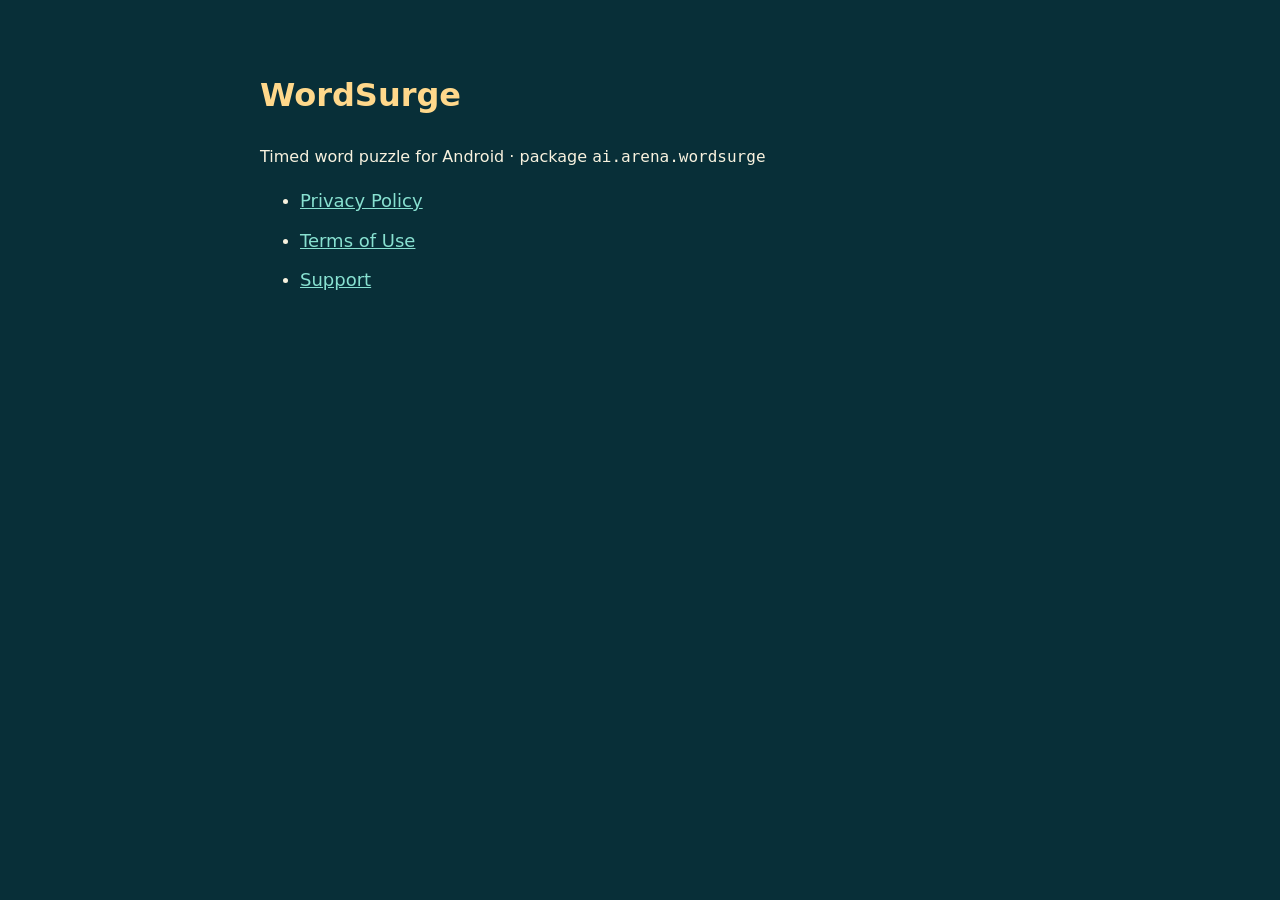
<file: ws-legal/index.html>
<!doctype html>
<html lang="en"><head><meta charset="utf-8"><meta name="viewport" content="width=device-width,initial-scale=1"><title>WordSurge — Legal &amp; Support</title><style>body{margin:0;background:#082f38;color:#f8f2df;font:16px/1.65 system-ui,sans-serif}main{max-width:760px;margin:auto;padding:48px 22px}h1{color:#ffd88b}a{color:#88e1d1;font-size:18px}li{margin:10px 0}</style></head>
<body><main>
<h1>WordSurge</h1>
<p>Timed word puzzle for Android · package <code>ai.arena.wordsurge</code></p>
<ul>
<li><a href="privacy-policy.html">Privacy Policy</a></li>
<li><a href="terms.html">Terms of Use</a></li>
<li><a href="support.html">Support</a></li>
</ul>
</main></body></html>
</file>
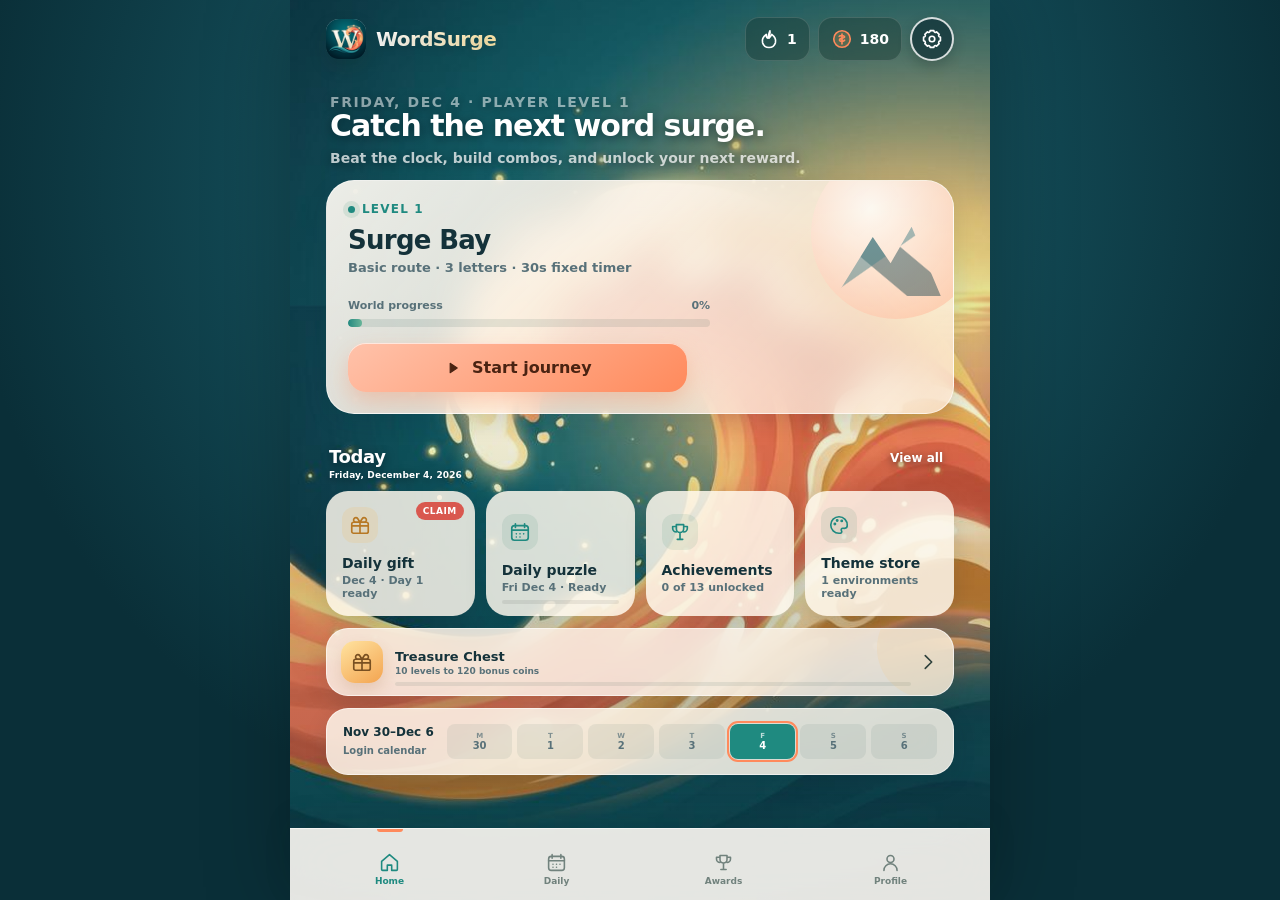
<file: ws/web/index.html>
<!doctype html>
<html lang="en">
<head>
  <meta charset="UTF-8" />
  <meta name="viewport" content="width=device-width, initial-scale=1, viewport-fit=cover, user-scalable=no" />
  <meta name="theme-color" content="#0f3f4b" />
  <meta name="description" content="WordSurge — connect letters through a timed, rewarding word journey." />
  <meta name="apple-mobile-web-app-capable" content="yes" />
  <meta name="apple-mobile-web-app-status-bar-style" content="black-translucent" />
  <title>WordSurge</title>
  <link rel="manifest" href="manifest.webmanifest" />
  <link rel="icon" href="assets/icon-192.png" />
  <link rel="apple-touch-icon" href="assets/icon-192.png" />
  <link rel="stylesheet" href="styles.css" />
  <link rel="stylesheet" href="beach-overrides.css" />
  <link rel="stylesheet" href="engagement.css" />
</head>
<body>
  <svg class="svg-sprite" aria-hidden="true">
    <symbol id="i-home" viewBox="0 0 24 24"><path d="M3 10.8 12 3l9 7.8v9.1a1.1 1.1 0 0 1-1.1 1.1h-5.4v-6h-5v6H4.1A1.1 1.1 0 0 1 3 19.9Z"/></symbol>
    <symbol id="i-calendar" viewBox="0 0 24 24"><rect x="3" y="5" width="18" height="16" rx="3"/><path d="M7 3v4M17 3v4M3 10h18M8 14h.01M12 14h.01M16 14h.01M8 17.5h.01M12 17.5h.01"/></symbol>
    <symbol id="i-trophy" viewBox="0 0 24 24"><path d="M8 4h8v4.5a4 4 0 0 1-8 0ZM9 20h6M12 12.5V20M8 6H4v2a4 4 0 0 0 4 4M16 6h4v2a4 4 0 0 1-4 4"/></symbol>
    <symbol id="i-user" viewBox="0 0 24 24"><circle cx="12" cy="8" r="4"/><path d="M4.5 21a7.5 7.5 0 0 1 15 0"/></symbol>
    <symbol id="i-play" viewBox="0 0 24 24"><path d="m9 6 9 6-9 6Z"/></symbol>
    <symbol id="i-gift" viewBox="0 0 24 24"><rect x="3" y="9" width="18" height="12" rx="2"/><path d="M12 9v12M3 13h18M12 9H7.5a2.5 2.5 0 1 1 2.1-3.85ZM12 9h4.5a2.5 2.5 0 1 0-2.1-3.85Z"/></symbol>
    <symbol id="i-flame" viewBox="0 0 24 24"><path d="M13 3c1 4-2 4.5-1 8 1-1 2-2 3-4 3 2.3 5 5.2 4 9a7.3 7.3 0 0 1-14 0c-.8-3.3.8-6.7 4-9-.3 3 1 4 2 4 0-3 1-5 2-8Z"/></symbol>
    <symbol id="i-coin" viewBox="0 0 24 24"><circle cx="12" cy="12" r="9"/><path d="M9 9.2c.7-1.4 5-1.5 5.7.2.8 2.1-5.5 1.2-5.4 3.6.1 2 4.7 2 5.6.3M12 6.5v11"/></symbol>
    <symbol id="i-star" viewBox="0 0 24 24"><path d="m12 3 2.7 5.5 6.1.9-4.4 4.3 1 6.1-5.4-2.9-5.4 2.9 1-6.1-4.4-4.3 6.1-.9Z"/></symbol>
    <symbol id="i-settings" viewBox="0 0 24 24"><circle cx="12" cy="12" r="3"/><path d="M19.4 15a1.7 1.7 0 0 0 .3 1.9l.1.1-2.8 2.8-.1-.1a1.7 1.7 0 0 0-1.9-.3 1.7 1.7 0 0 0-1 1.6v.2h-4V21a1.7 1.7 0 0 0-1-1.6 1.7 1.7 0 0 0-1.9.3l-.1.1L4.2 17l.1-.1a1.7 1.7 0 0 0 .3-1.9A1.7 1.7 0 0 0 3 14H2.8v-4H3a1.7 1.7 0 0 0 1.6-1 1.7 1.7 0 0 0-.3-1.9L4.2 7 7 4.2l.1.1a1.7 1.7 0 0 0 1.9.3 1.7 1.7 0 0 0 1-1.6v-.2h4V3a1.7 1.7 0 0 0 1 1.6 1.7 1.7 0 0 0 1.9-.3l.1-.1L19.8 7l-.1.1a1.7 1.7 0 0 0-.3 1.9 1.7 1.7 0 0 0 1.6 1h.2v4H21a1.7 1.7 0 0 0-1.6 1Z"/></symbol>
    <symbol id="i-back" viewBox="0 0 24 24"><path d="m15 5-7 7 7 7"/></symbol>
    <symbol id="i-bulb" viewBox="0 0 24 24"><path d="M8.5 15.5A7 7 0 1 1 15.5 15.5c-.9.7-1.2 1.5-1.2 2.5H9.7c0-1-.3-1.8-1.2-2.5ZM9.7 21h4.6"/></symbol>
    <symbol id="i-eye" viewBox="0 0 24 24"><path d="M2.5 12s3.5-6 9.5-6 9.5 6 9.5 6-3.5 6-9.5 6-9.5-6-9.5-6Z"/><circle cx="12" cy="12" r="2.5"/></symbol>
    <symbol id="i-shuffle" viewBox="0 0 24 24"><path d="M4 7h3c4 0 6 10 10 10h3M17 4l3 3-3 3M4 17h3c1.3 0 2.4-1 3.4-2.4M14 9.2C15 8 16 7 17 7h3M17 14l3 3-3 3"/></symbol>
    <symbol id="i-sparkles" viewBox="0 0 24 24"><path d="m12 2 1.2 4.2L17 8l-3.8 1.8L12 14l-1.2-4.2L7 8l3.8-1.8ZM5 14l.7 2.3L8 17l-2.3.7L5 20l-.7-2.3L2 17l2.3-.7ZM18.5 14l.8 2.7 2.7.8-2.7.8-.8 2.7-.8-2.7-2.7-.8 2.7-.8Z"/></symbol>
    <symbol id="i-chart" viewBox="0 0 24 24"><path d="M4 20V10M10 20V4M16 20v-7M22 20H2"/></symbol>
    <symbol id="i-palette" viewBox="0 0 24 24"><path d="M12 3a9 9 0 0 0 0 18h1.3a1.7 1.7 0 0 0 1.4-2.7 1.7 1.7 0 0 1 1.4-2.7H18a3 3 0 0 0 3-3A9 9 0 0 0 12 3Z"/><circle cx="7.5" cy="11" r=".7"/><circle cx="10" cy="7" r=".7"/><circle cx="15" cy="7.5" r=".7"/></symbol>
    <symbol id="i-lock" viewBox="0 0 24 24"><rect x="4" y="10" width="16" height="11" rx="3"/><path d="M8 10V7a4 4 0 0 1 8 0v3"/></symbol>
    <symbol id="i-check" viewBox="0 0 24 24"><path d="m5 12 4 4L19 6"/></symbol>
    <symbol id="i-close" viewBox="0 0 24 24"><path d="m6 6 12 12M18 6 6 18"/></symbol>
    <symbol id="i-chevron" viewBox="0 0 24 24"><path d="m9 5 7 7-7 7"/></symbol>
    <symbol id="i-download" viewBox="0 0 24 24"><path d="M12 3v12M7 10l5 5 5-5M4 20h16"/></symbol>
    <symbol id="i-reset" viewBox="0 0 24 24"><path d="M4 4v6h6M5.5 9A8 8 0 1 1 5 15"/></symbol>
    <symbol id="i-leaf" viewBox="0 0 24 24"><path d="M20 4C10 4 5 8 5 15c0 3 2 5 5 5 7 0 10-7 10-16Z"/><path d="M4 21c3-7 8-10 13-13"/></symbol>
    <symbol id="i-sun" viewBox="0 0 24 24"><circle cx="12" cy="12" r="4"/><path d="M12 2v3M12 19v3M2 12h3M19 12h3M4.9 4.9 7 7M17 17l2.1 2.1M19.1 4.9 17 7M7 17l-2.1 2.1"/></symbol>
    <symbol id="i-snow" viewBox="0 0 24 24"><path d="M12 2v20M4 7l16 10M20 7 4 17M9 4l3 3 3-3M9 20l3-3 3 3"/></symbol>
    <symbol id="i-sunset" viewBox="0 0 24 24"><path d="M4 18h16M6 14a6 6 0 0 1 12 0M12 3v3M4.2 7.2l2.1 2.1M19.8 7.2l-2.1 2.1"/></symbol>
    <symbol id="i-mountain" viewBox="0 0 24 24"><path d="m2 20 7-13 4 7 2-4 7 10Z"/><path d="m7.3 10.2 1.8 1.3 1.5-1.4"/></symbol>
    <symbol id="i-temple" viewBox="0 0 24 24"><path d="m3 9 9-5 9 5ZM5 20h14M7 9v8M12 9v8M17 9v8"/></symbol>
    <symbol id="i-flower" viewBox="0 0 24 24"><circle cx="12" cy="12" r="2"/><circle cx="12" cy="7" r="3"/><circle cx="17" cy="12" r="3"/><circle cx="12" cy="17" r="3"/><circle cx="7" cy="12" r="3"/></symbol>
    <symbol id="i-crown" viewBox="0 0 24 24"><path d="m4 7 4 5 4-7 4 7 4-5-2 11H6ZM6 21h12"/></symbol>
    <symbol id="i-city" viewBox="0 0 24 24"><path d="M3 21V9h6v12M9 21V4h7v17M16 21v-9h5v9M6 12h.01M12 8h1M12 12h1M12 16h1M19 15h.01"/></symbol>
    <symbol id="i-wave" viewBox="0 0 24 24"><path d="M2 12c3-4 6-4 9 0s6 4 11 0M2 17c3-3 6-3 9 0s6 3 11 0M2 7c3-3 6-3 9 0"/></symbol>
    <symbol id="i-flag" viewBox="0 0 24 24"><path d="M5 22V3M5 4h12l-2 4 2 4H5"/></symbol>
    <symbol id="i-map" viewBox="0 0 24 24"><path d="m3 6 6-3 6 3 6-3v15l-6 3-6-3-6 3ZM9 3v15M15 6v15"/></symbol>
    <symbol id="i-tree" viewBox="0 0 24 24"><path d="m12 3-5 7h3l-5 7h14l-5-7h3ZM12 17v5"/></symbol>
    <symbol id="i-compass" viewBox="0 0 24 24"><circle cx="12" cy="12" r="9"/><path d="m15.5 8.5-2 5-5 2 2-5Z"/></symbol>
  </svg>
  <div id="app" class="app-shell" aria-live="polite"></div>
  <div id="portal"></div>
  <!-- Shown only when the WebView/browser cannot run modern JavaScript modules. -->
  <noscript><div class="compat-notice"><h1>WordSurge</h1><p>JavaScript is required to play.</p></div></noscript>
  <script nomodule>document.getElementById('app').innerHTML='<div class="compat-notice"><h1>WordSurge</h1><p>Please update <strong>Android System WebView</strong> (or your browser) from Google Play, then reopen the game.</p></div>';</script>
  <script type="module" src="js/app.js"></script>
</body>
</html>
</file>
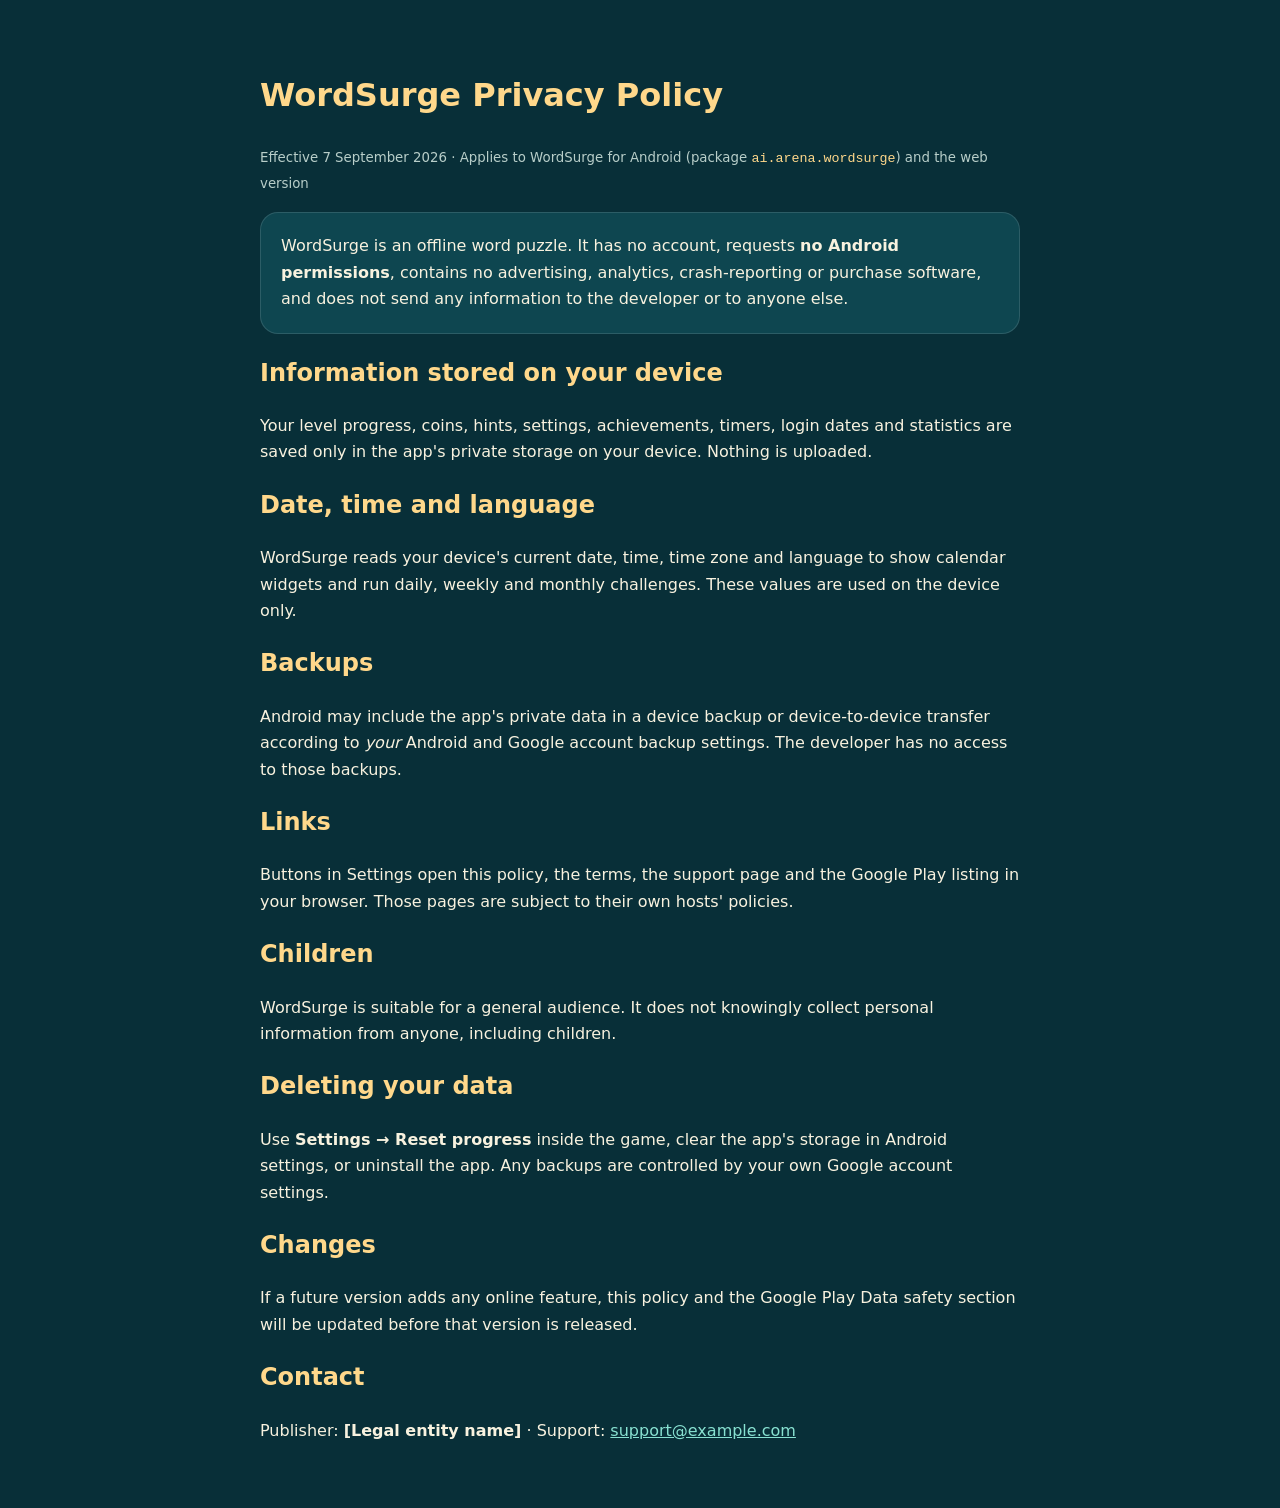
<file: ws-legal/privacy-policy.html>
<!doctype html>
<html lang="en"><head><meta charset="utf-8"><meta name="viewport" content="width=device-width,initial-scale=1"><title>WordSurge Privacy Policy</title><style>body{margin:0;background:#082f38;color:#f8f2df;font:16px/1.65 system-ui,sans-serif}main{max-width:760px;margin:auto;padding:48px 22px}h1,h2{color:#ffd88b}a{color:#88e1d1}.card{background:#0e4650;padding:20px;border-radius:18px;border:1px solid #ffffff20}small{color:#b8cec9}code{color:#ffd88b}</style></head>
<body><main>
<h1>WordSurge Privacy Policy</h1>
<small>Effective 7 September 2026 · Applies to WordSurge for Android (package <code>ai.arena.wordsurge</code>) and the web version</small>
<p class="card">WordSurge is an offline word puzzle. It has no account, requests <strong>no Android permissions</strong>, contains no advertising, analytics, crash-reporting or purchase software, and does not send any information to the developer or to anyone else.</p>
<h2>Information stored on your device</h2>
<p>Your level progress, coins, hints, settings, achievements, timers, login dates and statistics are saved only in the app's private storage on your device. Nothing is uploaded.</p>
<h2>Date, time and language</h2>
<p>WordSurge reads your device's current date, time, time zone and language to show calendar widgets and run daily, weekly and monthly challenges. These values are used on the device only.</p>
<h2>Backups</h2>
<p>Android may include the app's private data in a device backup or device-to-device transfer according to <em>your</em> Android and Google account backup settings. The developer has no access to those backups.</p>
<h2>Links</h2>
<p>Buttons in Settings open this policy, the terms, the support page and the Google Play listing in your browser. Those pages are subject to their own hosts' policies.</p>
<h2>Children</h2>
<p>WordSurge is suitable for a general audience. It does not knowingly collect personal information from anyone, including children.</p>
<h2>Deleting your data</h2>
<p>Use <strong>Settings → Reset progress</strong> inside the game, clear the app's storage in Android settings, or uninstall the app. Any backups are controlled by your own Google account settings.</p>
<h2>Changes</h2>
<p>If a future version adds any online feature, this policy and the Google Play Data safety section will be updated before that version is released.</p>
<h2>Contact</h2>
<p><!-- PUBLISHER: replace this paragraph with your legal entity name and monitored support e-mail before publishing. -->Publisher: <strong>[Legal entity name]</strong> · Support: <a href="mailto:support@example.com">support@example.com</a></p>
</main></body></html>
</file>
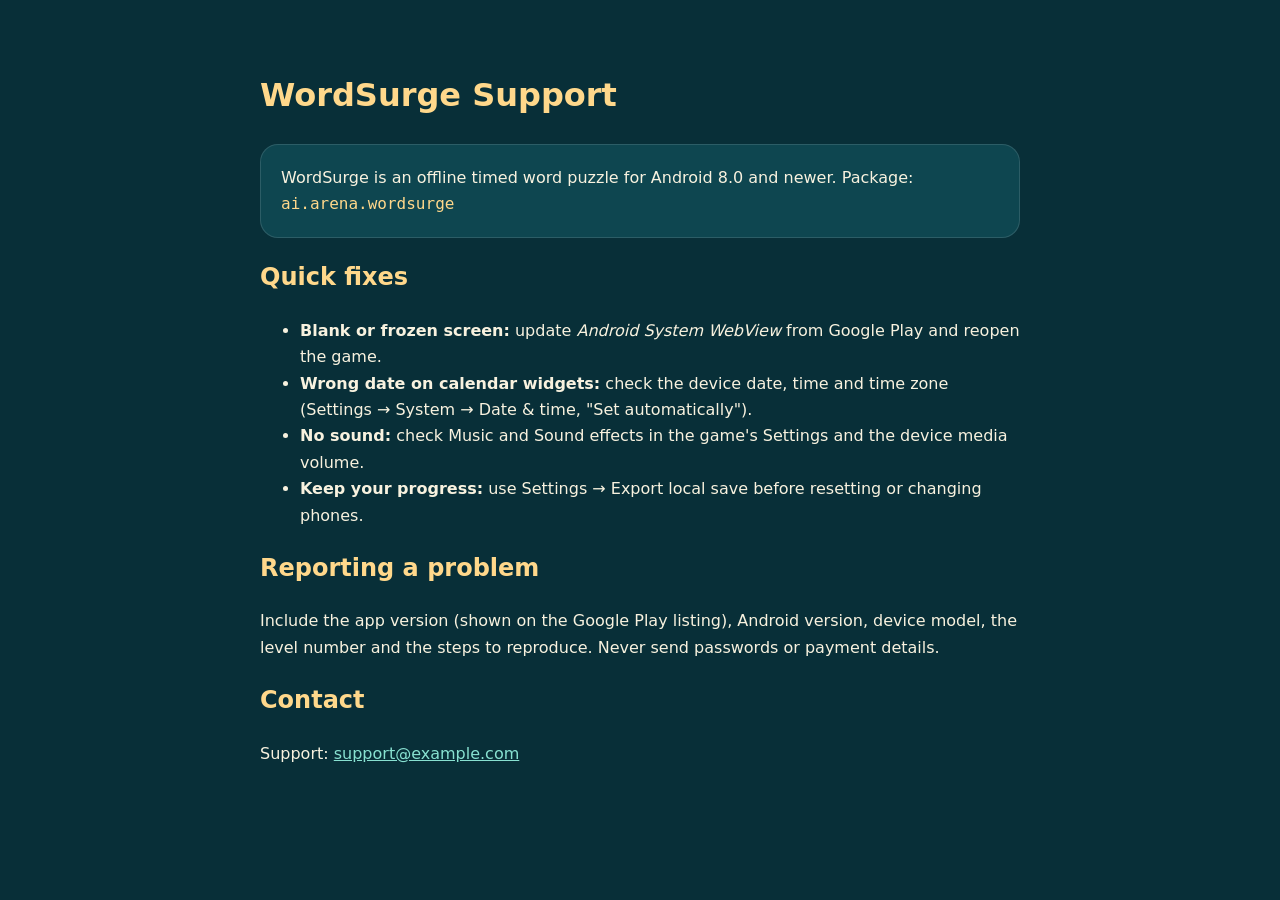
<file: ws-legal/support.html>
<!doctype html>
<html lang="en"><head><meta charset="utf-8"><meta name="viewport" content="width=device-width,initial-scale=1"><title>WordSurge Support</title><style>body{margin:0;background:#082f38;color:#f8f2df;font:16px/1.65 system-ui,sans-serif}main{max-width:760px;margin:auto;padding:48px 22px}h1,h2{color:#ffd88b}a{color:#88e1d1}.card{background:#0e4650;padding:20px;border-radius:18px;border:1px solid #ffffff20}small{color:#b8cec9}code{color:#ffd88b}</style></head>
<body><main>
<h1>WordSurge Support</h1>
<p class="card">WordSurge is an offline timed word puzzle for Android 8.0 and newer. Package: <code>ai.arena.wordsurge</code></p>
<h2>Quick fixes</h2>
<ul>
<li><strong>Blank or frozen screen:</strong> update <em>Android System WebView</em> from Google Play and reopen the game.</li>
<li><strong>Wrong date on calendar widgets:</strong> check the device date, time and time zone (Settings → System → Date &amp; time, "Set automatically").</li>
<li><strong>No sound:</strong> check Music and Sound effects in the game's Settings and the device media volume.</li>
<li><strong>Keep your progress:</strong> use Settings → Export local save before resetting or changing phones.</li>
</ul>
<h2>Reporting a problem</h2>
<p>Include the app version (shown on the Google Play listing), Android version, device model, the level number and the steps to reproduce. Never send passwords or payment details.</p>
<h2>Contact</h2>
<p><!-- PUBLISHER: replace this paragraph with your monitored support e-mail before publishing. -->Support: <a href="mailto:support@example.com">support@example.com</a></p>
</main></body></html>
</file>
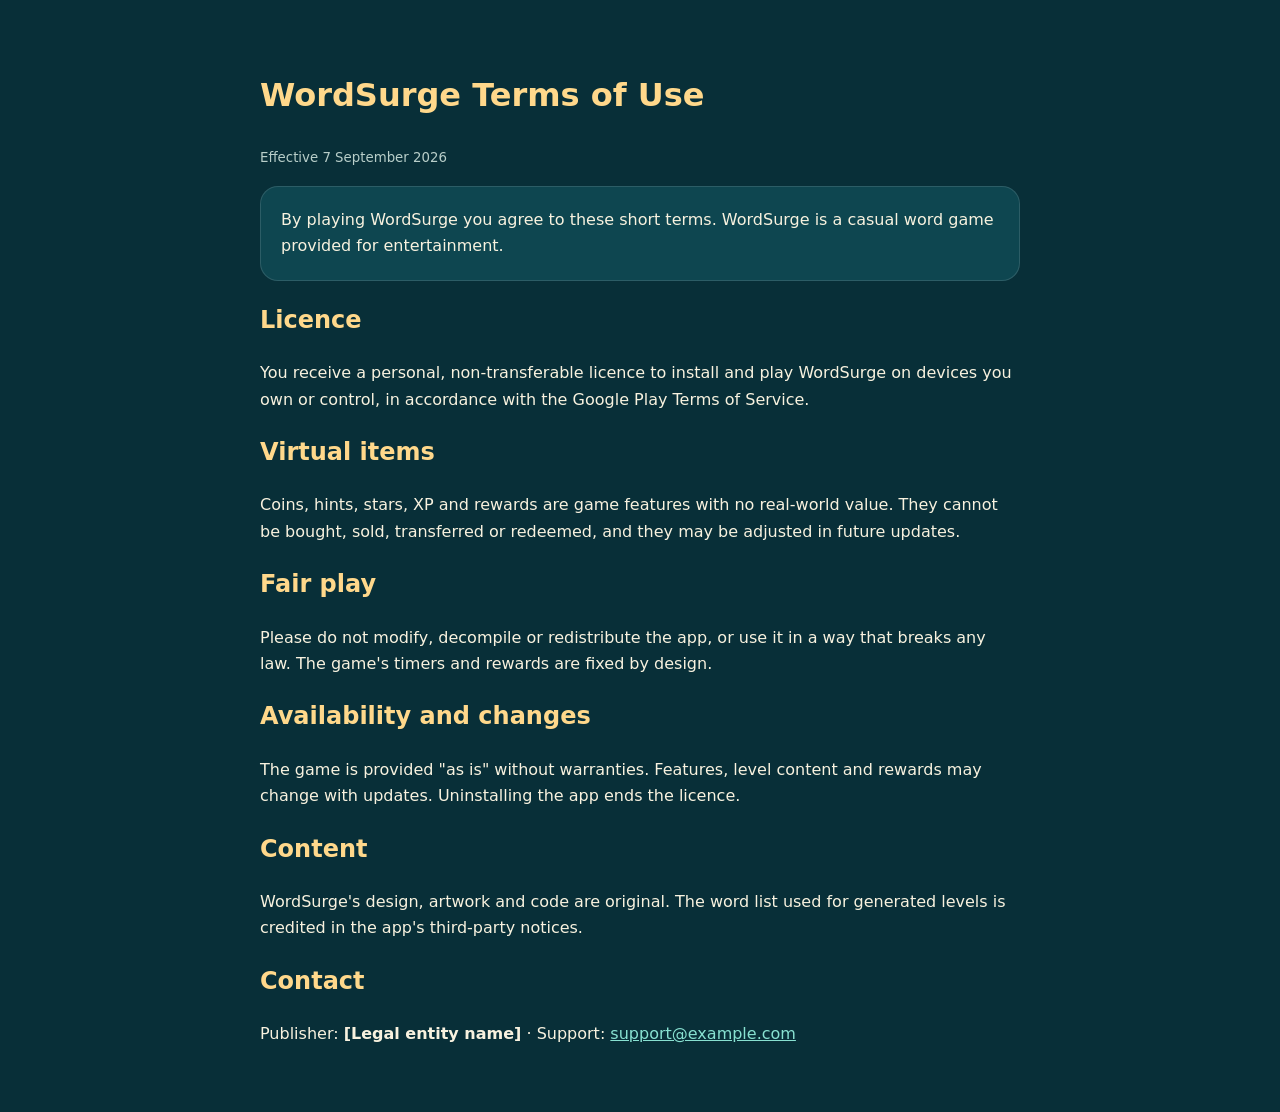
<file: ws-legal/terms.html>
<!doctype html>
<html lang="en"><head><meta charset="utf-8"><meta name="viewport" content="width=device-width,initial-scale=1"><title>WordSurge Terms of Use</title><style>body{margin:0;background:#082f38;color:#f8f2df;font:16px/1.65 system-ui,sans-serif}main{max-width:760px;margin:auto;padding:48px 22px}h1,h2{color:#ffd88b}a{color:#88e1d1}.card{background:#0e4650;padding:20px;border-radius:18px;border:1px solid #ffffff20}small{color:#b8cec9}code{color:#ffd88b}</style></head>
<body><main>
<h1>WordSurge Terms of Use</h1>
<small>Effective 7 September 2026</small>
<p class="card">By playing WordSurge you agree to these short terms. WordSurge is a casual word game provided for entertainment.</p>
<h2>Licence</h2>
<p>You receive a personal, non-transferable licence to install and play WordSurge on devices you own or control, in accordance with the Google Play Terms of Service.</p>
<h2>Virtual items</h2>
<p>Coins, hints, stars, XP and rewards are game features with no real-world value. They cannot be bought, sold, transferred or redeemed, and they may be adjusted in future updates.</p>
<h2>Fair play</h2>
<p>Please do not modify, decompile or redistribute the app, or use it in a way that breaks any law. The game's timers and rewards are fixed by design.</p>
<h2>Availability and changes</h2>
<p>The game is provided "as is" without warranties. Features, level content and rewards may change with updates. Uninstalling the app ends the licence.</p>
<h2>Content</h2>
<p>WordSurge's design, artwork and code are original. The word list used for generated levels is credited in the app's third-party notices.</p>
<h2>Contact</h2>
<p><!-- PUBLISHER: replace this paragraph with your legal entity name and monitored support e-mail before publishing. -->Publisher: <strong>[Legal entity name]</strong> · Support: <a href="mailto:support@example.com">support@example.com</a></p>
</main></body></html>
</file>
<file: ws/web/styles.css>
@font-face{font-family:WordSurgeFallback;src:local("Avenir Next"),local("Nunito"),local("SF Pro Rounded");font-display:swap}
:root{
  --bg-deep:#0f3f4b;--bg-mid:#1d6a78;--bg-light:#ffd9a8;--accent:#ff8a5c;--accent-2:#ffc44f;
  --ink:#14323a;--ink-soft:#587179;--surface:#fbf8f2;--surface-2:#f1ece2;--glass:rgba(255,255,255,.72);
  --glass-strong:rgba(255,255,255,.9);--line:rgba(20,62,74,.1);--danger:#d9584f;--success:#1f8a80;
  --shadow:0 18px 45px rgba(8,38,46,.2);--shadow-soft:0 8px 22px rgba(8,38,46,.13);
  --radius-lg:28px;--radius-md:20px;--radius-sm:14px;--safe-top:env(safe-area-inset-top,0px);--safe-bottom:env(safe-area-inset-bottom,0px);
  color-scheme:light;
}
*{box-sizing:border-box;-webkit-tap-highlight-color:transparent}
html,body{margin:0;min-height:100%;overscroll-behavior:none}
body{font-family:WordSurgeFallback,"Avenir Next","Segoe UI",system-ui,sans-serif;background:#0a2f38;color:var(--ink);font-weight:600}
button,input,select{font:inherit}
button{border:0;cursor:pointer;color:inherit}
button:focus-visible,input:focus-visible,select:focus-visible{outline:3px solid rgba(255,138,92,.75);outline-offset:3px}
.svg-sprite{position:absolute;width:0;height:0;overflow:hidden}
.icon{width:22px;height:22px;display:inline-block;fill:none;stroke:currentColor;stroke-width:1.8;stroke-linecap:round;stroke-linejoin:round;flex:none}
.icon.fill{fill:currentColor;stroke-width:1.3}
.app-shell{position:relative;isolation:isolate;width:100%;max-width:540px;min-height:100vh;min-height:100dvh;margin:0 auto;overflow:hidden;background:linear-gradient(180deg,var(--bg-deep) 0%,var(--bg-mid) 34%,var(--bg-light) 73%,#eef3df 100%);box-shadow:0 0 80px rgba(0,0,0,.28)}
.app-shell::before{content:"";position:fixed;z-index:-5;inset:0;background:radial-gradient(circle at 83% 15%,rgba(255,255,255,.18) 0 2%,transparent 3%),radial-gradient(circle at 22% 22%,rgba(255,255,255,.08) 0 1%,transparent 2%),linear-gradient(180deg,var(--bg-deep),var(--bg-mid) 42%,var(--bg-light));max-width:540px;margin:auto}
.scene-art{position:fixed;z-index:-4;pointer-events:none;inset:0;max-width:540px;margin:auto;overflow:hidden}
.scene-art::before,.scene-art::after{content:"";position:absolute;left:-20%;width:140%;height:34%;border-radius:50% 50% 0 0/50% 50% 0 0;transform:rotate(-3deg)}
.scene-art::before{bottom:15%;background:color-mix(in srgb,var(--bg-mid) 58%,transparent);filter:blur(1px)}
.scene-art::after{bottom:-9%;left:-8%;background:color-mix(in srgb,var(--bg-deep) 34%,var(--bg-light));opacity:.5;transform:rotate(4deg)}
.floating-leaf{position:absolute;width:18px;height:10px;border-radius:100% 0 100% 0;background:rgba(255,255,255,.13);animation:drift 9s ease-in-out infinite}
.floating-leaf:nth-child(1){left:9%;top:21%;transform:rotate(30deg)}.floating-leaf:nth-child(2){right:11%;top:32%;animation-delay:-4s;transform:rotate(-15deg)}.floating-leaf:nth-child(3){left:21%;top:55%;animation-delay:-6s}
@keyframes drift{0%,100%{translate:0 0;rotate:0deg}50%{translate:12px -15px;rotate:28deg}}
.screen{position:relative;min-height:100vh;min-height:100dvh;padding:calc(var(--safe-top) + 12px) 18px calc(90px + var(--safe-bottom));animation:screenIn .35s cubic-bezier(.2,.75,.25,1)}
@keyframes screenIn{from{opacity:0;transform:translateY(8px)}to{opacity:1;transform:none}}
.topbar{display:flex;align-items:center;justify-content:space-between;gap:12px;min-height:54px;color:white}
.brand{display:flex;align-items:center;gap:10px;font-weight:850;font-size:20px;letter-spacing:-.5px}
.brand-mark{display:grid;place-items:center;width:40px;height:40px;border-radius:13px;background:#0f3f4b;color:#fff;box-shadow:inset 0 1px rgba(255,255,255,.65),0 8px 18px rgba(31,32,17,.16);font-size:21px;font-weight:900;overflow:hidden}
.brand-mark img{display:block;width:100%;height:100%;object-fit:cover}
.brand-name{font-weight:900;letter-spacing:-.6px;text-shadow:0 2px 8px rgba(7,28,29,.18)}
.top-actions{display:flex;align-items:center;gap:8px}
.currency-pill,.streak-pill{height:44px;padding:0 12px;display:flex;align-items:center;gap:7px;border-radius:14px;background:rgba(16,45,39,.34);color:#fff;border:1px solid rgba(255,255,255,.14);backdrop-filter:blur(14px);font-size:14px;font-weight:800}
.currency-pill .icon{color:var(--accent);fill:rgba(244,189,98,.2)}
.icon-button{width:44px;height:44px;display:grid;place-items:center;border-radius:14px;background:rgba(255,255,255,.13);color:#fff;border:1px solid rgba(255,255,255,.14);backdrop-filter:blur(10px);transition:.18s ease}
.icon-button:active{transform:scale(.93)}
.greeting{padding:20px 4px 14px;color:#fff}.eyebrow{margin:0 0 5px;font-size:12px;text-transform:uppercase;letter-spacing:1.6px;font-weight:850;opacity:.72}.greeting h1{font-size:30px;line-height:1.08;letter-spacing:-1px;margin:0;font-weight:850}.greeting p{margin:8px 0 0;color:rgba(255,255,255,.73);font-size:14px;font-weight:550}
.glass-card{background:var(--glass);border:1px solid rgba(255,255,255,.45);box-shadow:var(--shadow-soft);backdrop-filter:blur(18px);-webkit-backdrop-filter:blur(18px)}
.journey-card{position:relative;overflow:hidden;padding:21px;border-radius:var(--radius-lg);min-height:210px}
.journey-card::before{content:"";position:absolute;width:170px;height:170px;right:-28px;top:-32px;border-radius:50%;background:radial-gradient(circle at 35% 35%,rgba(255,255,255,.7),color-mix(in srgb,var(--bg-light) 72%,white));opacity:.85}
.journey-card::after{content:"";position:absolute;right:12px;top:30px;width:105px;height:85px;background:linear-gradient(145deg,transparent 30%,color-mix(in srgb,var(--bg-mid) 50%,transparent) 31% 50%,transparent 51%),linear-gradient(220deg,transparent 40%,color-mix(in srgb,var(--bg-deep) 55%,transparent) 41% 65%,transparent 66%);clip-path:polygon(0 100%,35% 30%,52% 61%,72% 18%,100% 100%);opacity:.8}
.level-kicker{display:flex;align-items:center;gap:7px;color:var(--success);font-size:12px;letter-spacing:1.2px;text-transform:uppercase;font-weight:900}.level-kicker .dot{width:7px;height:7px;border-radius:50%;background:var(--success);box-shadow:0 0 0 5px rgba(40,136,108,.12)}
.journey-card h2{position:relative;margin:9px 0 5px;font-size:26px;letter-spacing:-.7px;max-width:65%}.journey-card p{position:relative;margin:0;color:var(--ink-soft);font-size:13px;max-width:61%;font-weight:650}
.level-progress{position:relative;margin-top:24px;width:62%}.progress-label{display:flex;justify-content:space-between;font-size:11px;color:var(--ink-soft);margin-bottom:7px}.progress-track{height:8px;background:rgba(28,74,59,.1);border-radius:99px;overflow:hidden}.progress-fill{height:100%;border-radius:inherit;background:linear-gradient(90deg,var(--success),color-mix(in srgb,var(--success) 55%,#bfe9b8));transition:width .5s ease}
.primary-button{position:relative;display:flex;align-items:center;justify-content:center;gap:10px;min-height:54px;padding:0 22px;border-radius:18px;background:linear-gradient(145deg,var(--accent-2),var(--accent));color:#4a2312;font-size:16px;font-weight:900;box-shadow:0 10px 24px color-mix(in srgb,var(--accent) 36%,transparent),inset 0 1px rgba(255,255,255,.64);transition:.18s ease}.primary-button:active{transform:translateY(2px) scale(.985);box-shadow:0 5px 12px color-mix(in srgb,var(--accent) 28%,transparent)}.journey-card .primary-button{margin-top:16px;width:58%;min-height:49px}.primary-button .icon{width:19px}
.section-heading{display:flex;align-items:end;justify-content:space-between;margin:22px 3px 11px}.section-heading h2{margin:0;font-size:18px;letter-spacing:-.35px}.section-heading button{background:none;color:var(--ink-soft);font-size:12px;font-weight:800;padding:12px 8px;min-height:44px}.home-light .section-heading{color:var(--ink)}
.quick-grid{display:grid;grid-template-columns:1fr 1fr;gap:11px}.quick-card{position:relative;min-height:112px;padding:16px;text-align:left;border-radius:22px;background:var(--glass-strong);box-shadow:var(--shadow-soft);overflow:hidden;transition:.2s ease}.quick-card:active{transform:scale(.975)}.quick-card .quick-icon{display:grid;place-items:center;width:36px;height:36px;border-radius:12px;background:rgba(38,116,91,.1);color:var(--success)}.quick-card.reward .quick-icon{background:rgba(244,189,98,.18);color:#b77825}.quick-card h3{font-size:14px;margin:12px 0 3px}.quick-card p{font-size:11px;color:var(--ink-soft);margin:0}.quick-card .badge{position:absolute;right:11px;top:11px;background:var(--danger);color:#fff;border-radius:99px;padding:4px 7px;font-size:9px;letter-spacing:.5px;text-transform:uppercase}.quick-card .mini-progress{position:absolute;height:4px;left:16px;right:16px;bottom:12px;background:rgba(0,0,0,.07);border-radius:5px;overflow:hidden}.mini-progress span{display:block;height:100%;background:var(--accent);border-radius:inherit}
.weekly-strip{margin-top:12px;border-radius:22px;padding:15px 16px;display:flex;align-items:center;gap:13px}.weekly-days{display:flex;gap:5px;flex:1}.day-dot{height:27px;flex:1;display:grid;place-items:center;border-radius:8px;background:rgba(25,75,60,.07);font-size:9px;color:var(--ink-soft)}.day-dot.done{background:var(--success);color:white}.day-dot.today{outline:2px solid var(--accent);outline-offset:1px}.weekly-label strong{display:block;font-size:12px}.weekly-label span{font-size:10px;color:var(--ink-soft)}
.bottom-nav{position:fixed;z-index:30;bottom:0;left:50%;transform:translateX(-50%);width:min(100%,540px);height:calc(72px + var(--safe-bottom));padding:8px 16px var(--safe-bottom);display:grid;grid-template-columns:repeat(4,1fr);background:color-mix(in srgb,var(--surface) 91%,transparent);border-top:1px solid rgba(255,255,255,.62);backdrop-filter:blur(24px);box-shadow:0 -10px 30px rgba(18,51,43,.08)}
.nav-item{position:relative;display:flex;flex-direction:column;align-items:center;justify-content:center;gap:3px;background:none;color:#71827d;font-size:9px;font-weight:800}.nav-item .icon{width:21px;height:21px}.nav-item.active{color:var(--success)}.nav-item.active::before{content:"";position:absolute;top:-8px;width:26px;height:3px;border-radius:0 0 5px 5px;background:var(--accent)}
/* Inner pages */
.inner-screen{background:linear-gradient(180deg,rgba(6,38,32,.08),rgba(242,247,235,.72) 35%,var(--surface) 76%)}
.page-intro{color:#fff;padding:18px 3px 22px}.page-intro h2{font-size:29px;line-height:1.05;margin:0 0 7px;letter-spacing:-.9px}.page-intro p{font-size:13px;margin:0;opacity:.72;font-weight:550}
.challenge-list{display:grid;gap:12px}.challenge-card{display:grid;grid-template-columns:auto 1fr auto;align-items:center;gap:14px;padding:17px;border-radius:22px;background:var(--glass-strong);box-shadow:var(--shadow-soft)}.challenge-art{width:49px;height:49px;border-radius:16px;display:grid;place-items:center;color:white;background:linear-gradient(145deg,var(--bg-mid),var(--bg-deep));box-shadow:inset 0 1px rgba(255,255,255,.3)}.challenge-art.gold{background:linear-gradient(145deg,#f6cb71,#cf8b31)}.challenge-art.purple{background:linear-gradient(145deg,#9c81c3,#564b8a)}.challenge-copy h3{font-size:15px;margin:0 0 3px}.challenge-copy p{font-size:11px;color:var(--ink-soft);margin:0 0 8px}.challenge-copy .progress-track{height:5px}.reward-amount{font-size:11px;color:#a36b20;font-weight:900;white-space:nowrap}.small-action{width:44px;height:44px;border-radius:13px;display:grid;place-items:center;background:rgba(38,120,93,.1);color:var(--success)}
.profile-hero{text-align:center;color:#fff;padding:13px 0 21px}.avatar-ring{width:84px;height:84px;margin:0 auto 12px;padding:4px;border-radius:50%;background:linear-gradient(145deg,var(--accent-2),var(--accent));box-shadow:0 14px 32px rgba(18,45,38,.2)}.avatar{width:100%;height:100%;display:grid;place-items:center;border-radius:50%;background:linear-gradient(145deg,var(--bg-mid),var(--bg-deep));font-size:28px;font-weight:900;color:#fff;border:3px solid rgba(255,255,255,.5)}.profile-hero h2{font-size:23px;margin:0 0 2px}.profile-hero p{font-size:12px;margin:0;opacity:.72}.xp-card{margin:-2px 0 12px;padding:15px 18px;border-radius:20px}.xp-head{display:flex;justify-content:space-between;font-size:12px;margin-bottom:8px}.stats-grid{display:grid;grid-template-columns:repeat(3,1fr);gap:9px}.stat-card{text-align:center;padding:16px 7px;border-radius:19px;background:var(--glass-strong);box-shadow:var(--shadow-soft)}.stat-card .icon{width:19px;color:var(--success);margin-bottom:6px}.stat-card strong{display:block;font-size:19px}.stat-card span{display:block;color:var(--ink-soft);font-size:9px;margin-top:2px}.menu-list{display:grid;gap:8px;margin-top:12px}.menu-row{min-height:58px;padding:0 15px;display:flex;align-items:center;gap:12px;border-radius:18px;background:var(--glass-strong);box-shadow:0 5px 15px rgba(14,43,36,.07);text-align:left}.menu-row>.icon{color:var(--success)}.menu-row strong{font-size:13px;flex:1}.menu-row small{font-size:10px;color:var(--ink-soft)}.menu-row .icon:last-child{width:17px;color:#8b9894}
/* Game */
.game-screen{height:100vh;height:100dvh;min-height:100vh;min-height:100dvh;padding:calc(var(--safe-top) + 8px) 13px calc(var(--safe-bottom) + 10px);display:grid;grid-template-rows:auto auto minmax(205px,1fr) auto;overflow:hidden;background:linear-gradient(180deg,rgba(7,36,31,.12),rgba(238,246,230,.2) 55%,rgba(239,246,231,.72));touch-action:none}
.game-topbar{display:grid;grid-template-columns:42px 1fr auto;align-items:center;gap:8px;color:#fff;min-height:48px}.game-title{text-align:center}.game-title strong{display:block;font-size:16px}.game-title span{display:block;font-size:9px;letter-spacing:1.2px;text-transform:uppercase;opacity:.66;margin-top:1px}.game-progress{height:4px;margin:4px 3px 2px;border-radius:9px;background:rgba(255,255,255,.18);overflow:hidden}.game-progress span{display:block;height:100%;background:linear-gradient(90deg,var(--accent),var(--accent-2));border-radius:inherit;transition:width .45s ease}
.puzzle-stage{position:relative;min-height:0;display:flex;align-items:center;justify-content:center;padding:9px 0}.crossword-wrap{position:relative;display:flex;align-items:center;justify-content:center;width:100%;height:100%}.crossword-grid{display:grid;grid-template-columns:repeat(var(--cols),minmax(0,1fr));grid-template-rows:repeat(var(--rows),minmax(0,1fr));gap:3px;width:min(calc(var(--cols) * 41px),94vw);max-height:100%;aspect-ratio:var(--cols)/var(--rows);filter:drop-shadow(0 10px 16px rgba(15,48,38,.12))}
.cross-cell{position:relative;display:grid;place-items:center;aspect-ratio:1;border-radius:8px;background:rgba(248,252,244,.82);border:1px solid rgba(255,255,255,.7);box-shadow:inset 0 -2px 0 rgba(24,73,58,.08);color:transparent;font-size:clamp(14px,4.4vw,22px);font-weight:900;text-transform:uppercase;transition:.3s cubic-bezier(.2,.9,.2,1)}.cross-cell.visible{color:var(--ink);background:rgba(255,255,255,.96);animation:tilePop .42s cubic-bezier(.2,1.5,.4,1)}.cross-cell.hinted{color:var(--success);background:#e3f2da}.cross-cell.spark{animation:cellGlow .65s ease}
@keyframes tilePop{0%{transform:scale(.45) rotate(-7deg);opacity:.2}100%{transform:none;opacity:1}}@keyframes cellGlow{50%{box-shadow:0 0 0 5px rgba(244,189,98,.25),0 0 24px var(--accent);transform:scale(1.08)}}
.play-zone{display:flex;flex-direction:column;align-items:center;gap:7px;min-height:292px}.word-preview{height:32px;min-width:70px;padding:0 15px;display:flex;align-items:center;justify-content:center;border-radius:12px;background:rgba(11,50,41,.72);color:#fff;font-size:17px;letter-spacing:2px;font-weight:900;opacity:0;transform:translateY(4px);transition:.15s}.word-preview.active{opacity:1;transform:none}.word-preview.correct{background:var(--success)}.word-preview.wrong{background:var(--danger);animation:shake .32s ease}.word-preview.bonus{background:#8469a1}@keyframes shake{25%{transform:translateX(-6px)}50%{transform:translateX(5px)}75%{transform:translateX(-3px)}}
.wheel-row{width:100%;display:flex;align-items:center;justify-content:center}.letter-wheel{position:relative;width:224px;height:224px;border-radius:50%;background:radial-gradient(circle at 50% 44%,rgba(255,255,255,.35),rgba(255,255,255,.14));border:1px solid rgba(255,255,255,.45);box-shadow:inset 0 1px rgba(255,255,255,.6),0 16px 30px rgba(17,56,44,.16);backdrop-filter:blur(18px);touch-action:none;user-select:none}.letter-wheel::after{content:"";position:absolute;inset:37%;border-radius:50%;background:rgba(255,255,255,.12);border:1px solid rgba(255,255,255,.2)}.swipe-lines{position:absolute;inset:0;width:100%;height:100%;z-index:2;overflow:visible;pointer-events:none}.swipe-path{fill:none;stroke:var(--accent);stroke-width:6;stroke-linecap:round;stroke-linejoin:round;filter:drop-shadow(0 0 5px rgba(244,189,98,.55));opacity:.9}.letter-button{position:absolute;z-index:4;width:52px;height:52px;margin:-26px 0 0 -26px;border-radius:50%;display:grid;place-items:center;background:linear-gradient(145deg,#fff,#edf3e8);color:var(--ink);font-size:21px;font-weight:900;box-shadow:0 7px 13px rgba(19,55,44,.18),inset 0 -2px rgba(28,74,59,.08);border:1px solid rgba(255,255,255,.8);transition:transform .14s ease,background .14s,color .14s}.letter-button.selected{background:linear-gradient(145deg,var(--accent-2),var(--accent));color:#55401e;transform:scale(1.12);box-shadow:0 0 0 4px rgba(244,189,98,.2),0 9px 18px rgba(76,59,25,.25)}.letter-button.smart{animation:smartPulse 1s ease 2}@keyframes smartPulse{50%{box-shadow:0 0 0 9px rgba(244,189,98,.2),0 0 25px var(--accent);transform:scale(1.1)}}
.shuffle-center{position:absolute;z-index:5;left:50%;top:50%;translate:-50% -50%;width:48px;height:48px;border-radius:50%;display:grid;place-items:center;background:rgba(20,71,57,.82);color:white;box-shadow:0 7px 15px rgba(14,43,36,.22);transition:.2s}.shuffle-center:active{rotate:90deg;scale:.92}.shuffle-center .icon{width:20px}
.hint-dock{width:100%;max-width:390px;display:grid;grid-template-columns:repeat(3,1fr);gap:8px}.hint-button{min-height:49px;padding:5px 6px;border-radius:15px;background:rgba(255,255,255,.7);border:1px solid rgba(255,255,255,.66);box-shadow:0 5px 12px rgba(17,54,43,.1);display:flex;align-items:center;justify-content:center;gap:6px;color:var(--ink-soft);font-size:10px;font-weight:850}.hint-button .icon{width:18px;color:var(--success)}.hint-count{min-width:18px;height:18px;padding:0 4px;display:grid;place-items:center;border-radius:6px;background:rgba(38,120,93,.1);color:var(--success);font-size:9px}.hint-button:active{transform:scale(.96)}
/* Modals, rewards and toasts */
.modal-backdrop{position:fixed;z-index:100;inset:0;display:flex;align-items:flex-end;justify-content:center;background:rgba(7,26,22,.56);backdrop-filter:blur(6px);animation:fadeIn .2s ease}.modal-backdrop.centered{align-items:center;padding:18px}@keyframes fadeIn{from{opacity:0}}
.bottom-sheet{width:min(100%,540px);max-height:88dvh;overflow:auto;padding:9px 20px calc(24px + var(--safe-bottom));border-radius:30px 30px 0 0;background:var(--surface);box-shadow:0 -20px 60px rgba(4,25,20,.25);animation:sheetUp .34s cubic-bezier(.2,.8,.2,1)}@keyframes sheetUp{from{transform:translateY(100%)}}
.modal-card{width:min(100%,420px);max-height:90dvh;overflow:auto;border-radius:28px;background:var(--surface);box-shadow:var(--shadow);padding:24px;animation:popIn .3s cubic-bezier(.2,1.2,.3,1)}@keyframes popIn{from{transform:scale(.86);opacity:0}}
.sheet-handle{width:42px;height:5px;border-radius:8px;background:rgba(25,57,49,.16);margin:0 auto 17px}.sheet-head{display:flex;align-items:center;justify-content:space-between;margin-bottom:16px}.sheet-head h2{margin:0;font-size:22px;letter-spacing:-.5px}.sheet-close{width:44px;height:44px;border-radius:12px;display:grid;place-items:center;background:rgba(22,60,50,.07);color:var(--ink-soft)}
.reward-hero{text-align:center}.reward-icon{width:80px;height:80px;margin:2px auto 13px;border-radius:26px;display:grid;place-items:center;background:linear-gradient(145deg,var(--accent-2),var(--accent));color:#795622;box-shadow:0 14px 28px rgba(174,113,32,.22);animation:rewardFloat 2s ease-in-out infinite}.reward-icon .icon{width:38px;height:38px}@keyframes rewardFloat{50%{transform:translateY(-6px) rotate(2deg)}}.reward-hero h2{font-size:26px;margin:0 0 7px}.reward-hero p{color:var(--ink-soft);font-size:13px;margin:0}
.daily-track{display:grid;grid-template-columns:repeat(7,1fr);gap:5px;margin:18px 0}.daily-day{padding:8px 2px;border-radius:12px;background:var(--surface-2);text-align:center;color:var(--ink-soft)}.daily-day span{display:block;font-size:8px}.daily-day strong{display:block;font-size:11px;margin-top:5px}.daily-day.today{background:linear-gradient(145deg,var(--accent-2),var(--accent));color:#58421f;box-shadow:0 7px 15px rgba(188,130,43,.18)}.daily-day.claimed{background:rgba(38,136,105,.13);color:var(--success)}
.achievement-list{display:grid;gap:10px}.achievement-row{display:grid;grid-template-columns:auto 1fr auto;gap:12px;align-items:center;padding:13px;border-radius:18px;background:var(--surface-2)}.achievement-badge{width:43px;height:43px;display:grid;place-items:center;border-radius:14px;background:rgba(38,120,93,.1);color:var(--success)}.achievement-badge.locked{filter:grayscale(1);opacity:.45}.achievement-copy h3{font-size:13px;margin:0 0 2px}.achievement-copy p{font-size:10px;color:var(--ink-soft);margin:0 0 6px}.achievement-copy .progress-track{height:4px}.claim-button{padding:8px 10px;border-radius:10px;background:var(--accent);color:#5b421b;font-size:9px;font-weight:900}.claim-button:disabled{background:transparent;color:var(--ink-soft);padding:4px}
.theme-grid{display:grid;grid-template-columns:1fr 1fr;gap:10px}.theme-card{position:relative;min-height:128px;border-radius:20px;overflow:hidden;padding:14px;color:white;text-align:left;background:linear-gradient(145deg,var(--c1),var(--c2) 62%,var(--c3));box-shadow:0 8px 18px color-mix(in srgb,var(--c1) 30%,transparent)}.theme-card::after{content:"";position:absolute;right:-17px;bottom:-34px;width:108px;height:108px;border-radius:50%;background:rgba(255,255,255,.13)}.theme-card .icon{width:27px;height:27px}.theme-card strong{display:block;position:absolute;left:14px;bottom:27px;font-size:13px}.theme-card small{position:absolute;left:14px;bottom:12px;font-size:9px;opacity:.7}.theme-card.locked{filter:saturate(.5);opacity:.78}.theme-lock{position:absolute;right:11px;top:11px;width:29px;height:29px;border-radius:10px;display:grid;place-items:center;background:rgba(9,23,21,.35)}.theme-lock .icon{width:14px}.theme-card.selected{outline:3px solid var(--accent);outline-offset:2px}
.settings-list{display:grid;gap:6px}.setting-row{min-height:58px;width:100%;display:flex;align-items:center;gap:12px;padding:0;border-bottom:1px solid var(--line);background:none;text-align:left;color:var(--ink)}.setting-row>.icon{color:var(--success)}.setting-row label,.setting-row strong{flex:1;font-size:13px}.switch{position:relative;width:52px;height:44px;padding:0;background:none;display:grid;align-items:center;transition:.2s}.switch::before{content:"";position:absolute;left:0;top:6px;width:52px;height:32px;border-radius:99px;background:#c9d1ce;transition:.2s}.switch::after{content:"";position:relative;display:block;width:26px;height:26px;margin-left:3px;border-radius:50%;background:white;box-shadow:0 2px 6px rgba(0,0,0,.18);transition:.22s}.switch.on::before{background:var(--success)}.switch.on::after{transform:translateX(20px)}.danger-row{color:var(--danger)}
.toast{position:fixed;z-index:300;left:50%;top:calc(var(--safe-top) + 18px);transform:translate(-50%,-15px);opacity:0;max-width:min(88vw,430px);padding:11px 16px;border-radius:14px;background:rgba(13,48,39,.92);color:#fff;box-shadow:0 10px 25px rgba(0,0,0,.18);font-size:12px;pointer-events:none;transition:.25s ease}.toast.show{opacity:1;transform:translate(-50%,0)}
.particle{position:fixed;z-index:250;width:9px;height:9px;border-radius:3px;background:var(--accent);pointer-events:none;animation:particleFly .9s cubic-bezier(.1,.8,.2,1) forwards}@keyframes particleFly{to{transform:translate(var(--tx),var(--ty)) rotate(var(--rot));opacity:0}}
.coin-fly{position:fixed;z-index:260;width:20px;height:20px;border-radius:50%;background:var(--accent);border:2px solid var(--accent-2);color:#74511a;font-size:10px;display:grid;place-items:center;animation:coinFly .8s cubic-bezier(.3,.8,.3,1) forwards}@keyframes coinFly{to{left:var(--to-x);top:var(--to-y);transform:scale(.45) rotate(360deg);opacity:.2}}
.tutorial-overlay{position:fixed;z-index:190;inset:0;pointer-events:none}.coach-card{position:absolute;left:50%;width:min(88%,390px);transform:translateX(-50%);padding:16px;border-radius:20px;background:#fff;color:var(--ink);box-shadow:0 18px 50px rgba(3,22,18,.35);pointer-events:auto;text-align:center;animation:popIn .3s ease}.coach-card.wheel-coach{bottom:calc(282px + var(--safe-bottom))}.coach-card.hint-coach{bottom:calc(74px + var(--safe-bottom))}.coach-card::after{content:"";position:absolute;left:50%;bottom:-10px;margin-left:-10px;border:10px solid transparent;border-top-color:#fff;border-bottom:0}.coach-card h3{margin:0 0 5px;font-size:16px}.coach-card p{margin:0;color:var(--ink-soft);font-size:12px;line-height:1.45}.coach-actions{display:flex;justify-content:center;gap:9px;margin-top:12px}.coach-actions button{padding:9px 15px;border-radius:11px;background:var(--surface-2);font-size:11px}.coach-actions .coach-primary{background:var(--accent)}
.level-complete{text-align:center}.completion-orb{width:95px;height:95px;border-radius:50%;margin:0 auto 15px;display:grid;place-items:center;background:radial-gradient(circle at 35% 30%,#fff6c7,var(--accent));color:#7b571b;box-shadow:0 0 0 10px rgba(244,189,98,.13),0 18px 35px rgba(138,89,24,.23);animation:completionPulse 2s ease infinite}.completion-orb .icon{width:43px;height:43px}@keyframes completionPulse{50%{box-shadow:0 0 0 15px rgba(244,189,98,.08),0 22px 40px rgba(138,89,24,.2);transform:translateY(-3px)}}.level-complete h2{font-size:29px;margin:0 0 4px}.level-complete>p{color:var(--ink-soft);font-size:13px;margin:0}.complete-stats{display:grid;grid-template-columns:repeat(3,1fr);gap:8px;margin:19px 0}.complete-stat{padding:12px 5px;border-radius:15px;background:var(--surface-2)}.complete-stat strong{display:block;font-size:17px}.complete-stat span{font-size:9px;color:var(--ink-soft)}.level-complete .primary-button{width:100%}.secondary-button{width:100%;min-height:46px;margin-top:8px;border-radius:15px;background:transparent;color:var(--ink-soft)}
.lucky-wheel{position:relative;width:220px;height:220px;margin:15px auto 22px;border-radius:50%;background:conic-gradient(#f5bd60 0 45deg,#3a8a70 45deg 90deg,#7b69a6 90deg 135deg,#ee8d75 135deg 180deg,#f5bd60 180deg 225deg,#3a8a70 225deg 270deg,#7b69a6 270deg 315deg,#ee8d75 315deg);border:8px solid #fff;box-shadow:0 15px 35px rgba(18,48,40,.2);transition:transform 2.7s cubic-bezier(.15,.75,.15,1)}.lucky-wheel::before{content:"";position:absolute;inset:42%;border-radius:50%;background:#fff;box-shadow:0 4px 10px rgba(0,0,0,.15)}.lucky-wheel::after{content:"";position:absolute;left:50%;top:-17px;translate:-50%;border-left:10px solid transparent;border-right:10px solid transparent;border-top:24px solid #fff;filter:drop-shadow(0 3px 2px rgba(0,0,0,.14))}.wheel-label{position:absolute;color:white;font-size:10px;font-weight:900;transform:translate(-50%,-50%)}
/* Dark and accessibility */
.app-shell.dark,#portal.dark{color:var(--ink);--ink:#eef6f7;--ink-soft:#a7bcc1;--surface:#0f2b33;--surface-2:#173b45;--glass:rgba(14,40,48,.78);--glass-strong:rgba(14,40,48,.92);--line:rgba(255,255,255,.08);color-scheme:dark}.app-shell.dark .cross-cell{background:rgba(25,47,40,.9);border-color:rgba(255,255,255,.09)}.app-shell.dark .cross-cell.visible{background:#213d34}.app-shell.dark .letter-button{background:linear-gradient(145deg,#2b463d,#19332c);color:#fff;border-color:rgba(255,255,255,.08)}.app-shell.dark .inner-screen{background:linear-gradient(180deg,transparent,var(--surface) 40%)}.app-shell.large-text,#portal.large-text{font-size:112%}.app-shell.reduced-motion *,#portal.reduced-motion *{animation-duration:.01ms!important;animation-iteration-count:1!important;scroll-behavior:auto!important;transition-duration:.01ms!important}

@media (max-height:720px){.game-screen{grid-template-rows:auto auto minmax(175px,1fr) auto}.play-zone{min-height:254px;gap:3px}.letter-wheel{width:190px;height:190px}.letter-button{width:46px;height:46px;margin:-23px 0 0 -23px;font-size:19px}.word-preview{height:27px}.hint-button{min-height:42px}.coach-card.wheel-coach{bottom:calc(244px + var(--safe-bottom))}}
@media (min-width:700px){body{background:radial-gradient(circle at 50% 20%,#1d6a78,#0a2f38 70%)}.app-shell{max-width:700px}.app-shell::before,.scene-art{max-width:700px}.bottom-nav,.bottom-sheet{width:min(100%,700px);max-width:700px}.screen:not(.game-screen){padding-left:36px;padding-right:36px}.crossword-grid{width:min(calc(var(--cols) * 48px),600px)}.quick-grid{grid-template-columns:repeat(4,1fr)}.journey-card{min-height:230px}.theme-grid{grid-template-columns:repeat(3,1fr)}}
@media (prefers-reduced-motion:reduce){*{animation-duration:.01ms!important;animation-iteration-count:1!important;transition-duration:.01ms!important}}
.compat-notice{min-height:100vh;display:grid;place-content:center;text-align:center;padding:32px;color:#fff;background:#163f4b}.compat-notice h1{margin:0 0 10px;font-size:28px}.compat-notice p{margin:0;max-width:300px;font-size:15px;line-height:1.6}
</file>
<file: ws/web/beach-overrides.css>
/* Surge Bay skin — the WordSurge brand look: peacock teal sea, coral surge wave, gold light. Original artwork. */
.app-shell.theme-beach{
  background-color:#0f3f4b;
  background-image:linear-gradient(180deg,rgba(8,39,49,.22),rgba(15,63,75,.06) 46%,rgba(8,36,44,.3)),url("assets/surge-wave.jpg");
  background-size:cover;
  background-position:center;
}
.app-shell.theme-beach::before{background:transparent}
.app-shell.theme-beach .scene-art::before,.app-shell.theme-beach .scene-art::after{opacity:0}
.app-shell.theme-beach .floating-leaf{width:5px;height:5px;border-radius:50%;background:#ffe2b3;box-shadow:0 0 10px #ffc44f;opacity:.85}
.app-shell.theme-beach .glass-card{background:rgba(255,250,243,.8);border-color:rgba(255,255,255,.55)}
.app-shell.theme-beach .journey-card{background:linear-gradient(135deg,rgba(255,251,244,.92),rgba(255,236,220,.74))}
.app-shell.theme-beach .journey-card::before{background:radial-gradient(circle at 35% 35%,rgba(255,255,255,.82),rgba(255,170,130,.7))}
.app-shell.theme-beach .quick-card,.app-shell.theme-beach .weekly-strip{background:rgba(255,249,239,.84)}
.app-shell.theme-beach .home-light .section-heading h2,.app-shell.theme-beach .home-light .section-heading button,.app-shell.theme-beach .home-light .section-heading small{color:#fff;text-shadow:0 2px 8px rgba(6,26,32,.6)}
.app-shell.theme-beach .greeting{text-shadow:0 2px 10px rgba(6,26,32,.55)}
.app-shell.theme-beach .inner-screen{background:linear-gradient(180deg,rgba(8,33,39,.06),rgba(255,247,236,.74) 35%,rgba(250,247,240,.95) 76%)}

.app-shell.theme-beach .game-screen{
  position:relative;
  background-color:#0f3f4b;
  background-image:linear-gradient(180deg,rgba(7,30,38,.34) 0%,rgba(15,63,75,.04) 32%,rgba(15,50,60,.08) 63%,rgba(5,26,32,.38) 100%),url("assets/surge-wave.jpg");
  background-size:cover;
  background-position:center;
  color:#fff;
}
.app-shell.theme-beach .game-topbar{min-height:56px;text-shadow:0 2px 7px rgba(6,20,22,.55)}
.app-shell.theme-beach .game-title strong{font-size:19px;letter-spacing:.8px;text-transform:uppercase}
.app-shell.theme-beach .game-title span{font-size:9px;letter-spacing:1.8px;color:rgba(255,255,255,.82)}
.app-shell.theme-beach .icon-button{border-radius:50%;background:rgba(7,38,47,.6);border:2px solid rgba(255,255,255,.82);box-shadow:0 5px 13px rgba(7,25,28,.24)}
.app-shell.theme-beach .game-topbar .currency-pill{height:44px;border-radius:22px;background:rgba(9,40,49,.66);border-color:rgba(255,255,255,.2);box-shadow:0 5px 16px rgba(8,25,27,.2)}
.app-shell.theme-beach .game-topbar .currency-pill .icon{color:#ffc44f;fill:#ffb02e;stroke:#fff0c2}
.app-shell.theme-beach .game-progress{height:3px;background:rgba(255,255,255,.19);box-shadow:0 1px 5px rgba(0,0,0,.16)}
.app-shell.theme-beach .game-progress span{background:linear-gradient(90deg,#ffc44f,#ff8a5c,#ff6a4d)}

.app-shell.theme-beach .puzzle-stage{padding:14px 0 8px}
.app-shell.theme-beach .crossword-grid{gap:5px;filter:drop-shadow(0 9px 13px rgba(31,16,22,.28))}
.app-shell.theme-beach .cross-cell{
  border-radius:11px;
  background:linear-gradient(145deg,rgba(9,44,54,.68),rgba(12,58,70,.5));
  border:1px solid rgba(255,255,255,.22);
  box-shadow:inset 0 1px rgba(255,255,255,.14),0 3px 0 rgba(6,30,38,.3);
  backdrop-filter:blur(4px);
  font-size:clamp(20px,8vw,36px);
}
.app-shell.theme-beach .cross-cell.visible{
  color:#fff;
  background:linear-gradient(145deg,#ff8a5c,#e2553f 72%);
  border-color:rgba(255,214,190,.42);
  box-shadow:inset 0 1px rgba(255,255,255,.3),0 4px 0 rgba(150,50,30,.36),0 9px 18px rgba(120,40,20,.2);
  text-shadow:0 2px 2px rgba(120,40,20,.28);
}
.app-shell.theme-beach .cross-cell.hinted{color:#fff7d6;background:linear-gradient(145deg,#ffb45c,#e8843a)}
.app-shell.theme-beach .cross-cell.spark{animation:shoreCellGlow .7s ease}
@keyframes shoreCellGlow{50%{box-shadow:0 0 0 5px rgba(255,196,79,.3),0 0 28px rgba(255,196,79,.78);transform:scale(1.08)}}

.app-shell.theme-beach .play-zone{gap:8px}
.app-shell.theme-beach .word-preview{background:rgba(9,40,49,.72);border:1px solid rgba(255,255,255,.18);box-shadow:0 7px 18px rgba(15,27,27,.2);text-shadow:0 2px 5px rgba(0,0,0,.25)}
.app-shell.theme-beach .word-preview.correct{background:linear-gradient(135deg,#ff8a5c,#e2553f)}
.app-shell.theme-beach .word-preview.wrong{background:rgba(160,52,48,.88)}
.app-shell.theme-beach .letter-wheel{
  width:236px;
  height:236px;
  background:radial-gradient(circle at 46% 38%,rgba(20,72,86,.86),rgba(8,30,38,.9) 72%);
  border:2px solid rgba(255,255,255,.18);
  box-shadow:inset 0 1px 3px rgba(255,255,255,.15),0 18px 35px rgba(9,23,25,.3);
  backdrop-filter:blur(7px);
}
.app-shell.theme-beach .letter-wheel::after{inset:43%;background:rgba(255,255,255,.025);border-color:rgba(255,255,255,.07)}
.app-shell.theme-beach .letter-button{
  width:56px;
  height:56px;
  margin:-28px 0 0 -28px;
  background:transparent;
  color:#fff;
  border:0;
  box-shadow:none;
  font-size:30px;
  text-shadow:0 3px 6px rgba(0,0,0,.42);
}
.app-shell.theme-beach .letter-button.selected{
  color:#fff;
  background:linear-gradient(145deg,#ff8a5c,#e2553f);
  box-shadow:0 0 0 5px rgba(255,196,79,.2),0 8px 22px rgba(120,40,20,.35);
  text-shadow:none;
}
.app-shell.theme-beach .swipe-path{stroke:#ffc44f;stroke-width:5;filter:drop-shadow(0 0 5px rgba(255,150,90,.85))}
.app-shell.theme-beach .shuffle-center{
  /* Lower-left of the wheel: clear of the left-most letter on 7–8 letter wheels. */
  left:-3%;
  top:90%;
  width:52px;
  height:52px;
  border:2px solid rgba(255,255,255,.86);
  background:rgba(9,40,49,.66);
  box-shadow:0 8px 20px rgba(5,19,21,.3);
}
.app-shell.theme-beach .shuffle-center::after{content:"";position:absolute;inset:-7px;border-radius:50%;border:1px solid rgba(255,255,255,.16)}
.app-shell.theme-beach .hint-dock{max-width:350px;gap:7px}
.app-shell.theme-beach .hint-button{
  min-height:47px;
  color:#fff;
  background:rgba(9,40,49,.6);
  border:1px solid rgba(255,255,255,.23);
  box-shadow:0 7px 17px rgba(6,22,24,.22);
  backdrop-filter:blur(8px);
}
.app-shell.theme-beach .hint-button .icon{color:#ffc44f}
.app-shell.theme-beach .hint-count{background:#e2553f;color:#fff;border-radius:50%}

.app-shell.theme-beach.dark .game-screen{background-image:linear-gradient(180deg,rgba(3,18,24,.5),rgba(8,36,44,.24) 48%,rgba(3,18,24,.56)),url("assets/surge-wave.jpg")}
.app-shell.theme-beach.dark .cross-cell{background:linear-gradient(145deg,rgba(8,34,42,.8),rgba(6,24,30,.74))}
.app-shell.theme-beach.dark .cross-cell.visible{background:linear-gradient(145deg,#f07a4e,#c74a35)}

@media (max-height:720px){
  .app-shell.theme-beach .letter-wheel{width:196px;height:196px}
  .app-shell.theme-beach .letter-button{width:48px;height:48px;margin:-24px 0 0 -24px;font-size:25px}
  .app-shell.theme-beach .shuffle-center{width:46px;height:46px;left:-4%;top:90%}
  .app-shell.theme-beach .puzzle-stage{padding:7px 0 3px}
}
</file>
<file: ws/web/engagement.css>
/* WordSurge engagement layer: system calendar, timed routes, combos, and milestone rewards. */
.system-date-label{display:block;margin-top:3px;color:var(--ink-soft);font-size:9px;font-weight:750;letter-spacing:.15px;text-transform:none}
.page-intro .system-date-label,.sheet-head .system-date-label{color:var(--ink-soft)}
.weekly-days .day-dot{height:35px;display:flex;flex-direction:column;align-items:center;justify-content:center;gap:1px}
.weekly-days .day-dot small{font-size:7px;font-weight:850;opacity:.72;line-height:1}
.weekly-days .day-dot strong{font-size:10px;line-height:1}
.weekly-days .day-dot.done{background:var(--success);color:#fff}
.weekly-days .day-dot.today{outline:2px solid var(--accent);outline-offset:1px}
.brand-name{background:linear-gradient(90deg,#fff,#ffe6a7);-webkit-background-clip:text;background-clip:text;color:transparent}
.game-hud{display:flex;align-items:center;justify-content:flex-end;gap:6px}
.level-timer{height:42px;min-width:68px;padding:0 9px;display:flex;align-items:center;justify-content:center;gap:7px;border-radius:14px;background:rgba(9,40,49,.6);border:1px solid rgba(255,255,255,.24);color:#fff;box-shadow:0 6px 16px rgba(7,24,22,.2);font-variant-numeric:tabular-nums;transition:.2s ease}
.level-timer i{width:8px;height:8px;border-radius:50%;background:#ffc44f;box-shadow:0 0 0 4px rgba(255,196,79,.14)}
.level-timer span{display:flex;flex-direction:column;align-items:flex-start;line-height:1}
.level-timer small{font-size:6px;letter-spacing:1.1px;font-weight:950;opacity:.72;margin-bottom:3px}
.level-timer strong{font-size:13px;letter-spacing:.3px}
.level-timer.warning{background:rgba(174,103,34,.78);animation:timerPulse 1s ease infinite}
.level-timer.warning i{background:#ffe08d;box-shadow:0 0 0 4px rgba(255,224,141,.18)}
.level-timer.danger{background:rgba(172,49,62,.88);animation:timerPulse .48s ease infinite}
.level-timer.danger i{background:#fff;box-shadow:0 0 0 5px rgba(255,255,255,.16)}
@keyframes timerPulse{50%{transform:scale(1.055);box-shadow:0 0 0 5px rgba(255,255,255,.1)}}
.word-feedback-row{height:32px;display:flex;align-items:center;justify-content:center;gap:7px}
.word-feedback-row .word-preview{height:32px}
.combo-badge{height:27px;padding:0 9px;display:none;align-items:center;border-radius:10px;background:linear-gradient(135deg,#ffc44f,#ff8a5c);color:#5a2a14;font-size:10px;font-weight:950;box-shadow:0 6px 14px rgba(113,59,25,.2)}
.combo-badge.show{display:flex;animation:comboPop .32s cubic-bezier(.2,1.35,.3,1)}
@keyframes comboPop{from{opacity:0;transform:scale(.6) translateX(-8px)}}
.game-screen.bonus-level::after{content:"BONUS WAVE";position:absolute;z-index:0;left:50%;top:calc(var(--safe-top) + 67px);translate:-50% 0;padding:4px 11px;border-radius:99px;background:linear-gradient(90deg,#ffc44f,#ff8a5c);color:#69381e;font-size:8px;letter-spacing:1.5px;font-weight:950;box-shadow:0 5px 14px rgba(72,37,23,.18);pointer-events:none}
.game-screen.bonus-level .game-progress span{background:linear-gradient(90deg,#ffc44f,#ff8a5c,#ff6a4d)}
.reward-breakdown{display:grid;gap:5px;margin:-7px 0 15px;padding:11px 13px;border-radius:14px;background:var(--surface-2);text-align:left;font-size:10px;color:var(--ink-soft)}
.reward-breakdown span{display:flex;align-items:center;justify-content:space-between}
.reward-breakdown strong{color:#b87828}
.milestone-complete .completion-orb{background:radial-gradient(circle at 35% 30%,#fff9d5,#ffad69);box-shadow:0 0 0 11px rgba(255,190,95,.14),0 19px 38px rgba(151,69,27,.24)}
.timer-orb{font-variant-numeric:tabular-nums;background:radial-gradient(circle at 35% 30%,#ffe6d3,#d75b68)!important;color:#fff!important}
.timer-orb strong{font-size:23px}
.timeout-card .primary-button{background:linear-gradient(145deg,#ffc44f,#ff8a5c)}
.integration-note{margin:16px 0 4px;padding:11px 13px;border-radius:13px;background:var(--surface-2);color:var(--ink-soft);font-size:10px;line-height:1.45;text-align:center}
.bonus-track{position:relative;width:100%;min-height:68px;margin-top:12px;padding:12px 14px;display:grid;grid-template-columns:auto 1fr auto;align-items:center;gap:12px;border-radius:22px;text-align:left;color:var(--ink);overflow:hidden}
.bonus-track::after{content:"";position:absolute;right:-24px;top:-31px;width:100px;height:100px;border-radius:50%;background:rgba(255,190,91,.12)}
.bonus-track-icon{width:42px;height:42px;display:grid;place-items:center;border-radius:14px;background:linear-gradient(145deg,#ffe3a0,#f3a450);color:#795021;box-shadow:0 7px 15px rgba(145,82,26,.16)}
.bonus-track-copy{min-width:0}.bonus-track-copy strong{display:block;font-size:13px}.bonus-track-copy small{display:block;margin-top:2px;color:var(--ink-soft);font-size:9px}
.bonus-track-meter{position:absolute;left:68px;right:42px;bottom:9px;height:4px;border-radius:5px;background:rgba(25,66,55,.09);overflow:hidden}.bonus-track-meter i{display:block;height:100%;border-radius:inherit;background:linear-gradient(90deg,#ef9860,#f2c65e)}
.theme-beach .level-timer{background:rgba(9,40,49,.68);border-color:rgba(255,255,255,.23)}
.theme-beach .level-timer i{background:#ffc44f;box-shadow:0 0 0 4px rgba(255,196,79,.16)}
.theme-beach .combo-badge{background:linear-gradient(135deg,#ffe28c,#ff8c71)}
.theme-beach .bonus-track{background:rgba(255,250,243,.88)}
@media(max-width:380px){.topbar{gap:6px}.topbar .brand{gap:7px}.topbar .brand-name{font-size:16px}.top-actions{gap:4px}.top-actions .currency-pill,.top-actions .streak-pill{padding:0 8px}.game-hud{gap:4px}.game-topbar .currency-pill{padding:0 8px}.level-timer{min-width:60px;padding:0 7px}.game-title strong{font-size:14px!important}.game-title span{letter-spacing:.7px!important}}
@media(max-width:345px){.screen:not(.game-screen) .topbar .brand-name{display:none}}
@media(max-height:720px){.word-feedback-row{height:27px}.word-feedback-row .word-preview{height:27px}.game-screen.bonus-level::after{top:calc(var(--safe-top) + 58px)}}
</file>
